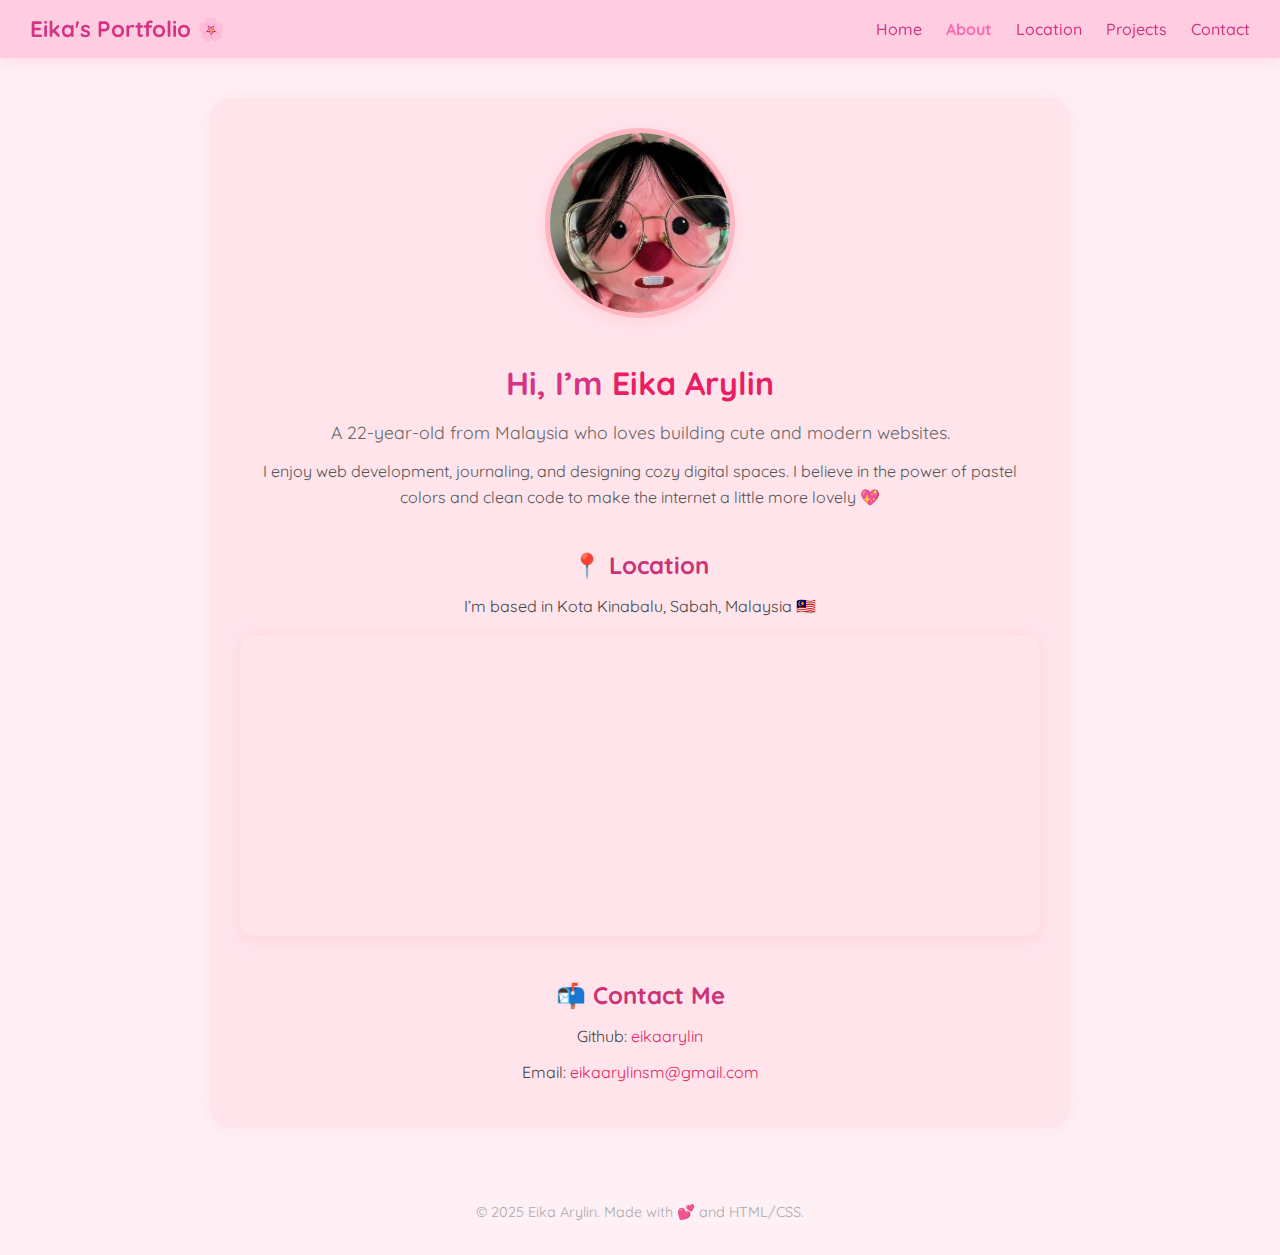
<file: index.html>
<!DOCTYPE html>
<html lang="en">
<head>
  <meta charset="UTF-8" />
  <title>Eika's Portfolio</title>
  <link rel="stylesheet" href="style.css" />
  <link href="https://fonts.googleapis.com/css2?family=Quicksand:wght@500&display=swap" rel="stylesheet" />
</head>
<body>

  <!-- Falling Animation Hearts -->
  <div class="falling-container">
    <div class="fall pink"></div>
    <div class="fall light"></div>
    <div class="fall pink"></div>
    <div class="fall light"></div>
    <div class="fall pink"></div>
    <div class="fall light"></div>
  </div>


  <!-- Navbar -->
  <header class="navbar">
    <div class="logo">Eika's Portfolio 🌸</div>
    <nav class="nav-links">
      <a href="index.html" target="_blank" >Home</a>
      <a href="about.html" class="active" target="_blank">About</a>
      <a href="location.html" target="_blank">Location</a>
      <a href="project.html" target="_blank">Projects</a>
      <a href="contact.html" target="_blank">Contact</a>
    </nav>
  </header>

  <!-- Main Section -->
  <main class="container">
    <section id="about">
      <img src="images/profilepic.jpg" alt="Profile" class="profile-pic" />
      <h1>Hi, I’m <span class="highlight">Eika Arylin</span></h1>
      <p class="intro">A 22-year-old from Malaysia who loves building cute and modern websites.</p>
      <p class="bio">
        I enjoy web development, journaling, and designing cozy digital spaces.  
        I believe in the power of pastel colors and clean code to make the internet a little more lovely 💖
      </p>
    </section>

    <section id="location">
      <h2>📍 Location</h2>
      <p>I’m based in Kota Kinabalu, Sabah, Malaysia 🇲🇾</p>
    
      <div class="map-container">
        <iframe 
          src="https://www.google.com/maps/embed?pb=!1m18!1m12!1m3!1d3968.455031496665!2d116.06919087499284!3d5.931835529756003!2m3!1f0!2f0!3f0!3m2!1i1024!2i768!4f13.1!3m3!1m2!1s0x323b68699222c1dd%3A0xb16f197d2687655b!2sLido%20Four%20Seasons%20Residences!5e0!3m2!1sms!2smy!4v1752459946222!5m2!1sms!2smy" 
          width="100%" 
          height="300" 
          style="border:0; border-radius: 15px; box-shadow: 0 4px 15px rgba(255, 182, 193, 0.3);" 
          allowfullscreen="" 
          loading="lazy" 
          referrerpolicy="no-referrer-when-downgrade">
        </iframe>
      </div>
    </section>
    
    

    <section id="contact">
      <h2>📬 Contact Me</h2>
      <p>Github: <a href="https://github.com/eikaarylin" target="_blank">eikaarylin</a></p>
      <p>Email: <a href="mailto:eikaarylinsm@gmail.com" target="_blank">eikaarylinsm@gmail.com</a></p>
      
    </section>
  </main>

  <footer>
    <p>&copy; 2025 Eika Arylin. Made with 💕 and HTML/CSS.</p>
  </footer>

</body>
</html>
</file>
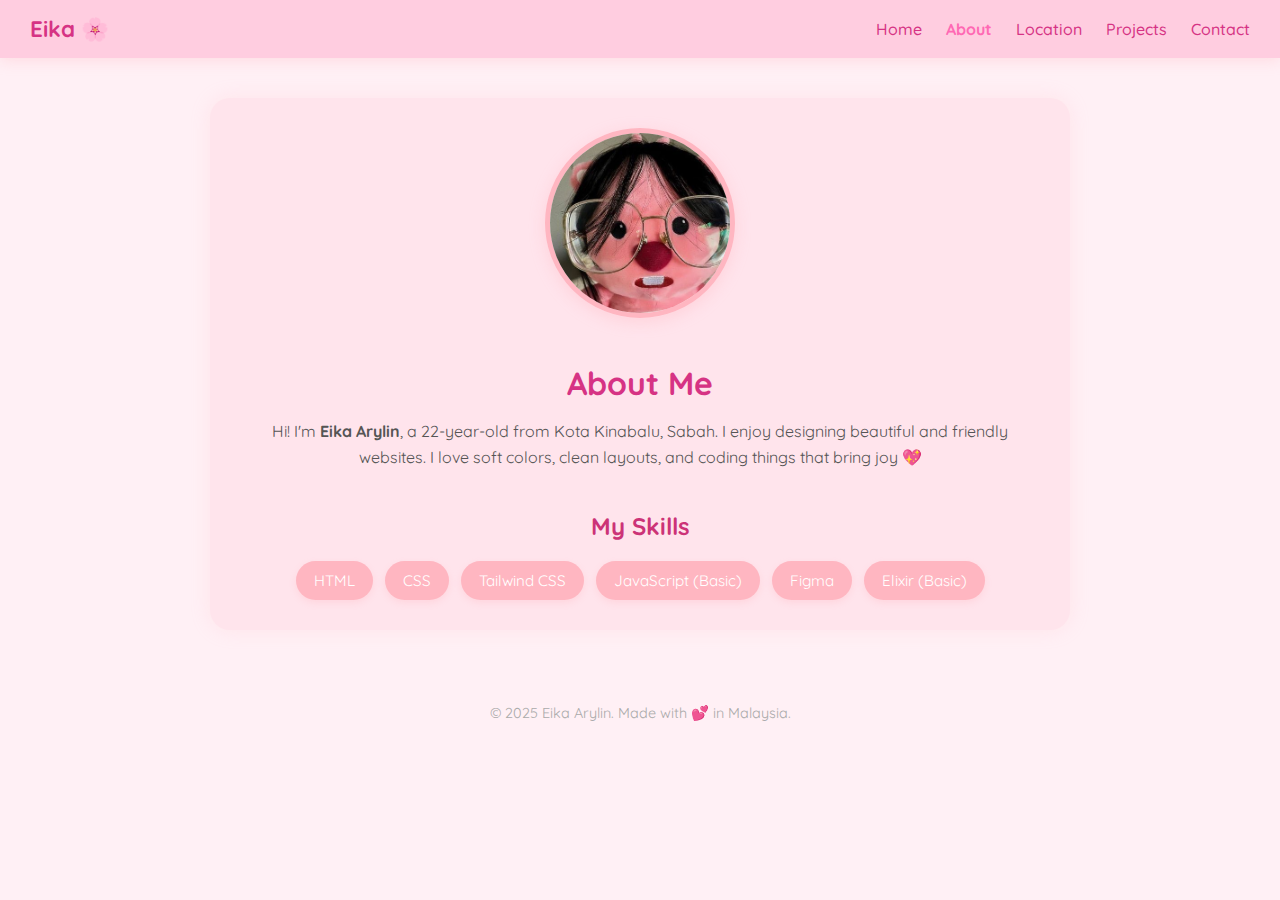
<file: about.html>
<!DOCTYPE html>
<html lang="en">
  <head>
    <meta charset="UTF-8" />
    <title>About Me - Eika Arylin</title>
    <link rel="stylesheet" href="style.css" />
    <link href="https://fonts.googleapis.com/css2?family=Quicksand:wght@500&display=swap" rel="stylesheet" />
  </head>
  

  <!-- Navbar -->
  <header class="navbar">
    <div class="logo">Eika 🌸</div>
    <nav class="nav-links">
      <a href="index.html">Home</a>
      <a href="about.html" class="active" >About</a>
      <a href="location.html">Location</a>
      <a href="project.html">Projects</a>
      <a href="contact.html">Contact</a>
    </nav>
  </header>

  <!-- About Section -->
  <main class="container">
    <section id="about">
      <img src="images/profilepic.jpg" alt="Eika Arylin" class="profile-pic" />
      <h1>About Me</h1>
      <p class="bio">
        Hi! I'm <strong>Eika Arylin</strong>, a 22-year-old from Kota Kinabalu, Sabah.  
        I enjoy designing beautiful and friendly websites.  
        I love soft colors, clean layouts, and coding things that bring joy 💖
      </p>
    </section>

    <section id="skills">
      <h2>My Skills</h2>
      <div class="skills-list">
        <span class="skill-badge">HTML</span>
        <span class="skill-badge">CSS</span>
        <span class="skill-badge">Tailwind CSS</span>
        <span class="skill-badge">JavaScript (Basic)</span>
        <span class="skill-badge">Figma</span>
        <span class="skill-badge">Elixir (Basic)</span>
      </div>
    </section>
  </main>

  <footer>
    <p>&copy; 2025 Eika Arylin. Made with 💕 in Malaysia.</p>
  </footer>

</body>
</html>
</file>
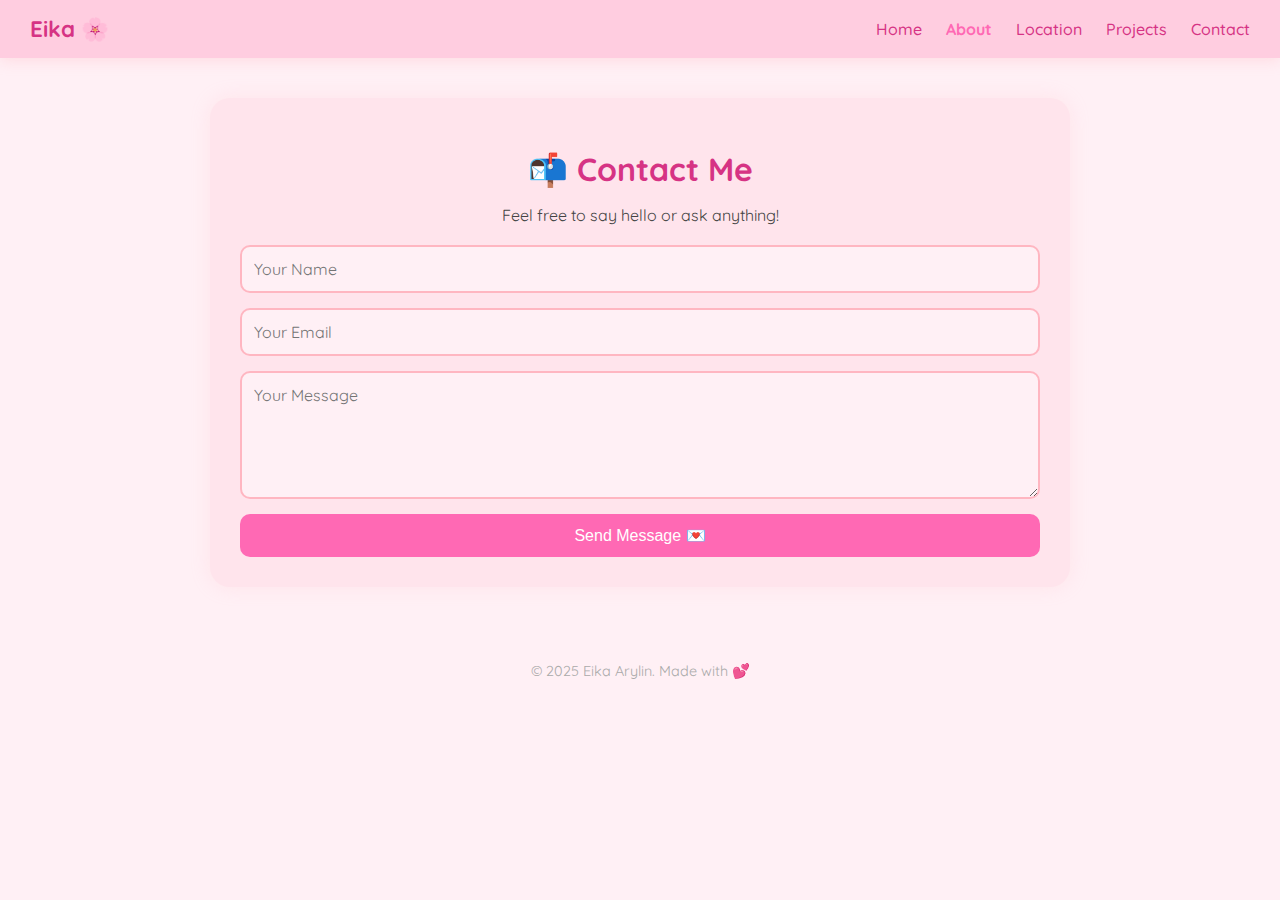
<file: contact.html>
<!DOCTYPE html>
<html lang="en">
<head>
  <meta charset="UTF-8" />
  <title>Contact Me - Eika Arylin</title>
  <link rel="stylesheet" href="style.css" />
  <link href="https://fonts.googleapis.com/css2?family=Quicksand:wght@500&display=swap" rel="stylesheet" />
</head>
<body>

  <!-- Navbar -->
  <header class="navbar">
    <div class="logo">Eika 🌸</div>
    <nav class="nav-links">
      <a href="index.html">Home</a>
      <a href="about.html" class="active" >About</a>
      <a href="location.html">Location</a>
      <a href="project.html">Projects</a>
      <a href="contact.html">Contact</a>
    </nav>
  </header>

  <!-- Main Section -->
  <main class="container">
    <h1>📬 Contact Me</h1>
    <p>Feel free to say hello or ask anything!</p>

    <form class="contact-form">
      <input type="text" placeholder="Your Name" required />
      <input type="email" placeholder="Your Email" required />
      <textarea placeholder="Your Message" rows="5" required></textarea>
      <button type="submit">Send Message 💌</button>
    </form>
  </main>

  <footer>
    <p>&copy; 2025 Eika Arylin. Made with 💕</p>
  </footer>

</body>
</html>
</file>
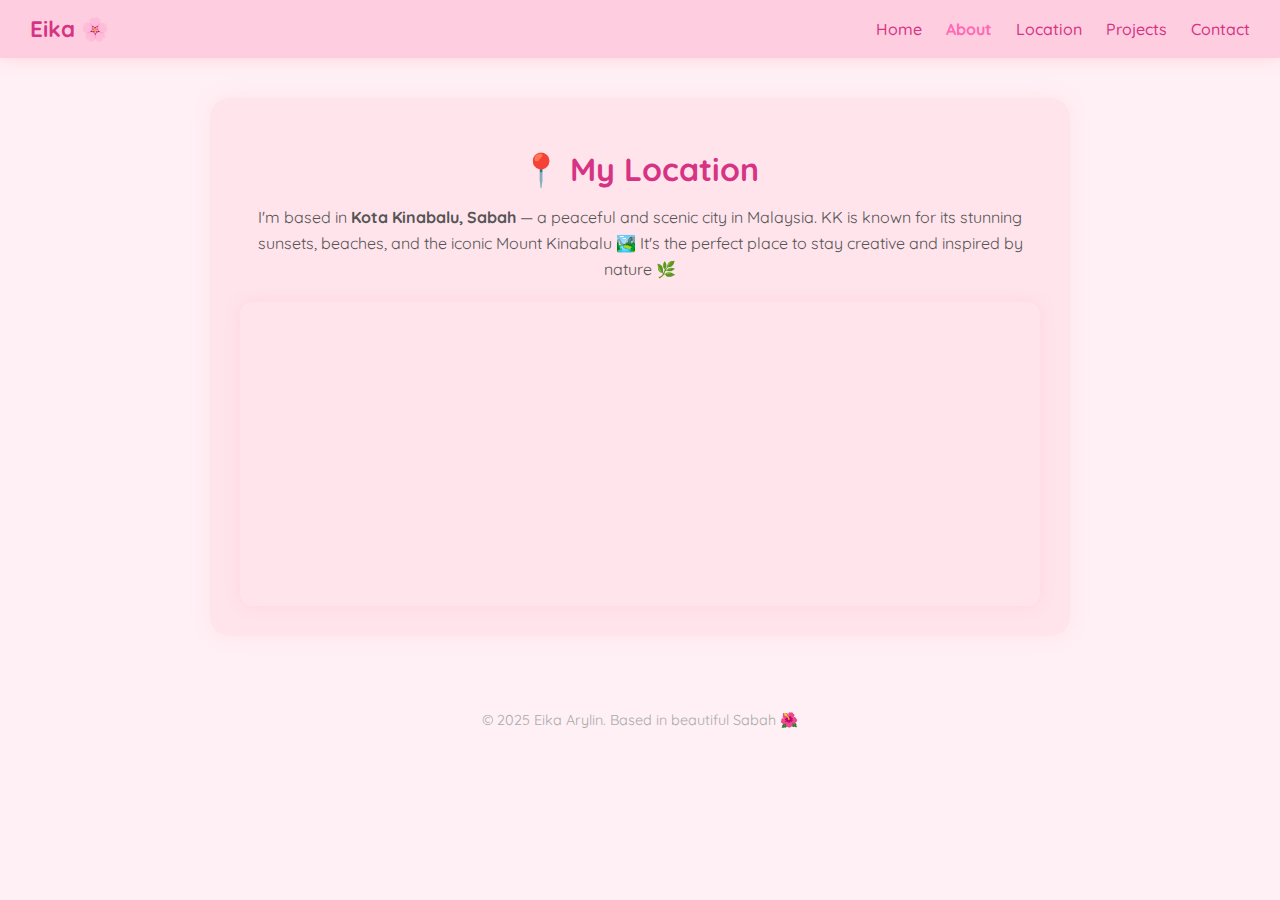
<file: location.html>
<!DOCTYPE html>
<html lang="en">
<head>
  <meta charset="UTF-8" />
  <title>My Location - Eika Arylin</title>
  <link rel="stylesheet" href="style.css" />
  <link href="https://fonts.googleapis.com/css2?family=Quicksand:wght@500&display=swap" rel="stylesheet" />
</head>
<body>

  <!-- Navbar -->
  <header class="navbar">
    <div class="logo">Eika 🌸</div>
    <nav class="nav-links">
      <a href="index.html">Home</a>
      <a href="about.html" class="active" >About</a>
      <a href="location.html">Location</a>
      <a href="project.html">Projects</a>
      <a href="contact.html">Contact</a>
    </nav>
  </header>

  <!-- Main Content -->
  <main class="container">
    <h1>📍 My Location</h1>
    <p class="bio">
      I'm based in <strong>Kota Kinabalu, Sabah</strong> — a peaceful and scenic city in Malaysia.  
      KK is known for its stunning sunsets, beaches, and the iconic Mount Kinabalu 🏞️  
      It's the perfect place to stay creative and inspired by nature 🌿
    </p>

    <!-- Embedded Google Map -->
    <div class="map-container">
      <iframe
        src="https://www.google.com/maps/embed?pb=!1m18!1m12!1m3!1d3968.455031496665!2d116.06919087499284!3d5.931835529756003!2m3!1f0!2f0!3f0!3m2!1i1024!2i768!4f13.1!3m3!1m2!1s0x323b68699222c1dd%3A0xb16f197d2687655b!2sLido%20Four%20Seasons%20Residences!5e0!3m2!1sen!2smy!4v1752459946222!5m2!1sen!2smy"
        width="100%" height="300" style="border:0;" allowfullscreen="" loading="lazy"
        referrerpolicy="no-referrer-when-downgrade">
      </iframe>
    </div>
  </main>

  <footer>
    <p>&copy; 2025 Eika Arylin. Based in beautiful Sabah 🌺</p>
  </footer>

</body>
</html>
</file>
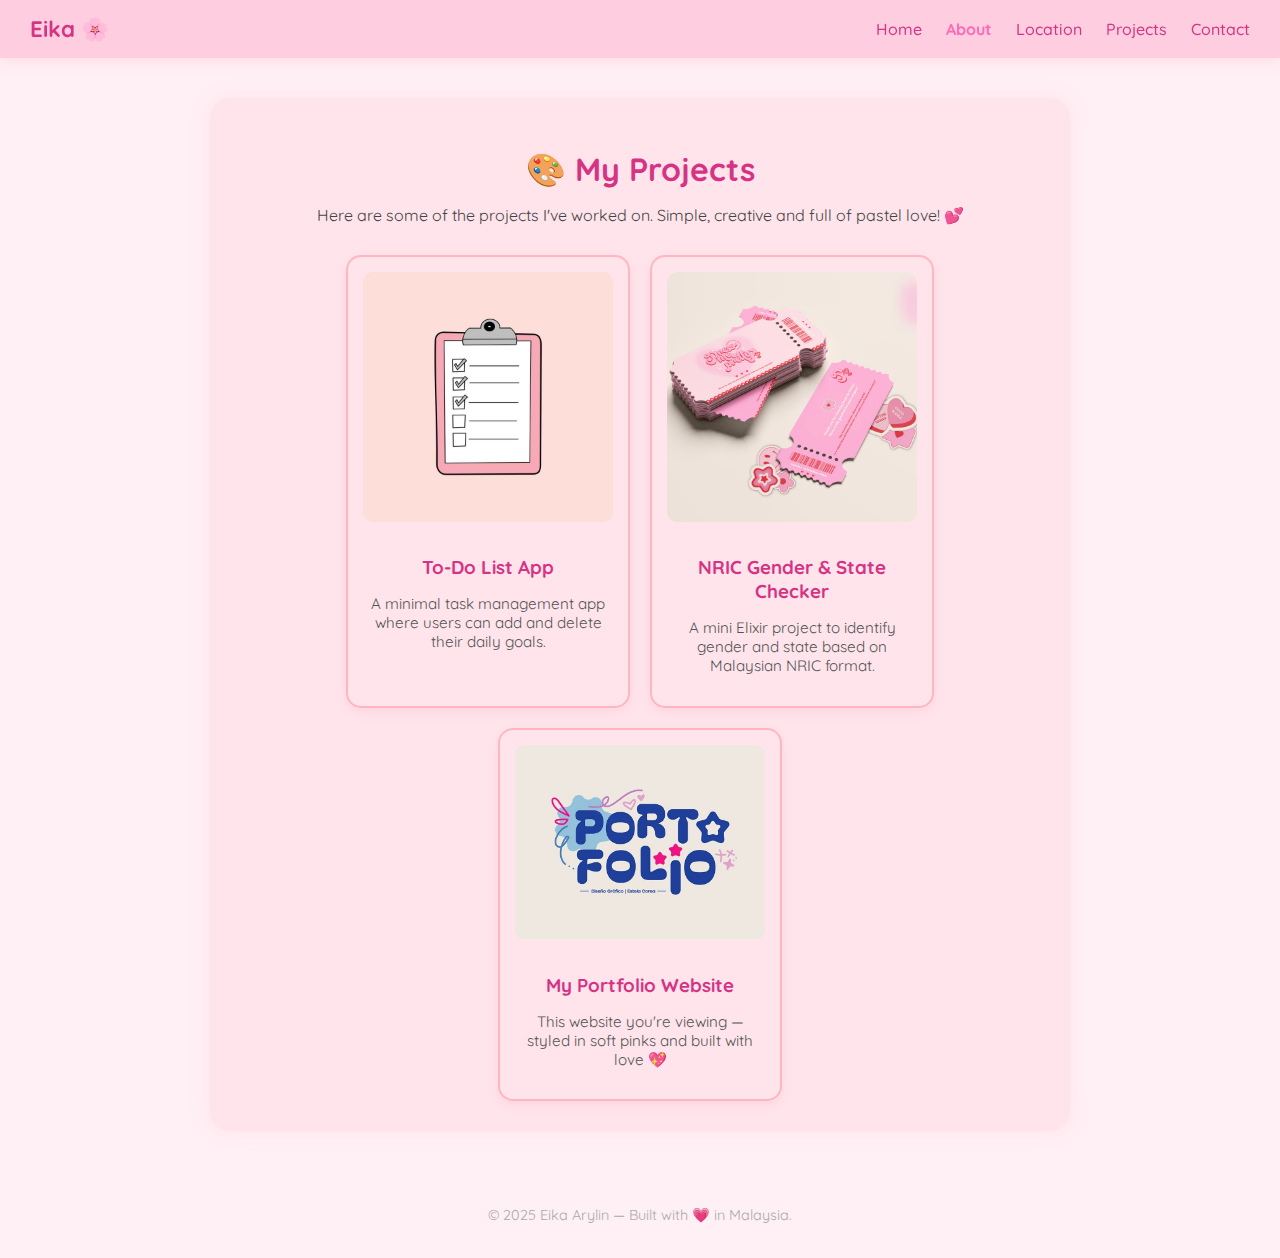
<file: project.html>
<!DOCTYPE html>
<html lang="en">
<head>
  <meta charset="UTF-8" />
  <title>My Projects - Eika Arylin</title>
  <link rel="stylesheet" href="style.css" />
  <link href="https://fonts.googleapis.com/css2?family=Quicksand:wght@500&display=swap" rel="stylesheet" />
</head>
<body>

  <!-- Navbar -->
  <header class="navbar">
    <div class="logo">Eika 🌸</div>
    <nav class="nav-links">
      <a href="index.html">Home</a>
      <a href="about.html" class="active" >About</a>
      <a href="location.html">Location</a>
      <a href="project.html">Projects</a>
      <a href="contact.html">Contact</a>
    </nav>
  </header>

  <!-- Project Section -->
  <main class="container">
    <h1>🎨 My Projects</h1>
    <p>Here are some of the projects I've worked on. Simple, creative and full of pastel love! 💕</p>

    <div class="projects-grid">
      <div class="project-card">
        <img src="images/todo.jpg" alt="To-Do App Screenshot" />
        <h3>To-Do List App</h3>
        <p>A minimal task management app where users can add and delete their daily goals.</p>
      </div>

      <div class="project-card">
        <img src="images/id.jpg" alt="NRIC Checker Screenshot" />
        <h3>NRIC Gender & State Checker</h3>
        <p>A mini Elixir project to identify gender and state based on Malaysian NRIC format.</p>
      </div>

      <div class="project-card">
        <img src="images/portfolio.jpg" alt="Portfolio Website" />
        <h3>My Portfolio Website</h3>
        <p>This website you're viewing — styled in soft pinks and built with love 💖</p>
      </div>
    </div>
  </main>

  <footer>
    <p>&copy; 2025 Eika Arylin — Built with 💗 in Malaysia.</p>
  </footer>

</body>
</html>
</file>
<file: style.css>
:root {
    --pink-main: #ff69b4;
    --pink-light: #ffb6c1;
  }
  
/* Google font */
body {
    margin: 0;
    font-family: 'Quicksand', sans-serif;
    background-color: #fff0f5;
    color: #444;
    scroll-behavior: smooth;
  }
  
  /* Navbar */
  .navbar {
    background-color: #ffcde0;
    display: flex;
    justify-content: space-between;
    align-items: center;
    padding: 15px 30px;
    box-shadow: 0 4px 12px rgba(255, 182, 193, 0.3);
    position: sticky;
    top: 0;
    z-index: 100;
  }
  
  .logo {
    font-size: 1.4rem;
    font-weight: bold;
    color: #d63384;
  }
  
  .nav-links a {
    margin-left: 20px;
    text-decoration: none;
    color: #d63384;
    font-weight: 500;
    transition: color 0.3s ease;
  }
  
  .nav-links a:hover {
    color: #ff6fa0;
  }
  
  /* Container */
  .container {
    max-width: 800px;
    margin: 40px auto;
    padding: 30px;
    background-color: #ffe4ec;
    border-radius: 20px;
    box-shadow: 0 0 20px rgba(255, 182, 193, 0.2);
    text-align: center;
  }
  
  /* Profile image */
  .profile-pic {
    width: 180px;
    height: 180px;
    border-radius: 50%;
    border: 5px solid #ffb6c1;
    object-fit: cover;
    margin-bottom: 20px;
    box-shadow: 0 4px 15px rgba(255, 182, 193, 0.4);
  }
  
  /* Headings and text */
  h1 {
    font-size: 2rem;
    color: #d63384;
    margin-bottom: 10px;
  }
  
  h2 {
    color: #cc3377;
    margin-top: 40px;
    margin-bottom: 10px;
  }
  
  .highlight {
    color: #e91e63;
  }
  
  .intro {
    font-size: 1.1rem;
    color: #666;
    margin-bottom: 15px;
  }
  
  .bio {
    font-size: 1rem;
    color: #555;
    line-height: 1.6;
  }
  
  /* Map */
  .map-container {
    margin-top: 20px;
    max-width: 100%;
    overflow: hidden;
    border-radius: 15px;
  }  


  /* Links */
  a {
    color: #e91e63;
    text-decoration: none;
  }
  
  a:hover {
    text-decoration: underline;
  }
  
  /* Footer */
  footer {
    text-align: center;
    padding: 20px;
    color: #aaa;
    font-size: 0.9rem;
  }
  

.skills-list {
    display: flex;
    flex-wrap: wrap;
    justify-content: center;
    gap: 12px;
    margin-top: 20px;
  }
  
  .skill-badge {
    background-color: #ffb6c1;
    color: white;
    padding: 10px 18px;
    border-radius: 30px;
    font-size: 0.95rem;
    box-shadow: 0 3px 6px rgba(255,182,193,0.3);
    transition: 0.2s;
  }
  
  .skill-badge:hover {
    background-color: #ff69b4;
    transform: scale(1.05);
  }
  
  .nav-links .active {
    font-weight: bold;
    color: #ff69b4;
  }
  
  /* About */
  
  .skills-list {
    display: flex;
    flex-wrap: wrap;
    justify-content: center;
    gap: 12px;
    margin-top: 20px;
  }
  
  .skill-badge {
    background-color: #ffb6c1;
    color: white;
    padding: 10px 18px;
    border-radius: 30px;
    font-size: 0.95rem;
    box-shadow: 0 3px 6px rgba(255,182,193,0.3);
    transition: 0.2s;
  }
  
  .skill-badge:hover {
    background-color: #ff69b4;
    transform: scale(1.05);
  }
  
  .nav-links .active {
    font-weight: bold;
    color: #ff69b4;
  }
  
  /* Contact */
  
  .contact-form {
    display: flex;
    flex-direction: column;
    gap: 15px;
    margin-top: 20px;
  }
  
  .contact-form input,
  .contact-form textarea {
    padding: 12px;
    border: 2px solid #ffb6c1;
    border-radius: 10px;
    font-family: 'Quicksand', sans-serif;
    font-size: 1rem;
    background-color: #fff0f5;
  }
  
  .contact-form button {
    padding: 12px;
    background-color: #ff69b4;
    border: none;
    border-radius: 10px;
    color: white;
    font-size: 1rem;
    cursor: pointer;
    transition: background-color 0.3s ease;
  }
  
  .contact-form button:hover {
    background-color: #ff1493;
  }
  
  /* Location */
  
  .map-container {
    margin-top: 20px;
    border-radius: 12px;
    overflow: hidden;
    box-shadow: 0 0 15px rgba(255,182,193,0.3);
  }
  
  /* Project */
  .projects-grid {
    display: flex;
    flex-wrap: wrap;
    justify-content: center;
    gap: 20px;
    margin-top: 30px;
  }
  
  .project-card {
    background-color: #ffe4ec;
    border: 2px solid #ffb6c1;
    border-radius: 15px;
    padding: 15px;
    width: 250px;
    box-shadow: 0 4px 10px rgba(255, 182, 193, 0.3);
    transition: transform 0.3s ease, box-shadow 0.3s ease;
  }
  
  .project-card:hover {
    transform: scale(1.03);
    box-shadow: 0 8px 20px rgba(255, 105, 180, 0.4);
  }
  
  .project-card img {
    width: 100%;
    border-radius: 10px;
    margin-bottom: 10px;
  }
  
  .project-card h3 {
    color: #d63384;
    margin-bottom: 5px;
  }
  
  .project-card p {
    font-size: 0.95rem;
    color: #555;
  }
  
/* Falling Background Animation */
.falling-container {
    position: fixed;
    top: 0;
    left: 0;
    width: 100%;
    height: 100%;
    pointer-events: none; /* lets user interact with page */
    overflow: hidden;
    z-index: 0;
  }
  
  .fall {
    position: absolute;
    top: -50px;
    width: 15px;
    height: 15px;
    background-color: var(--pink-main);
    border-radius: 50%;
    opacity: 0.7;
    animation: fall 10s linear infinite;
  }
  
  .fall.light {
    background-color: var(--pink-light);
    width: 12px;
    height: 12px;
    animation-duration: 12s;
    animation-delay: 2s;
  }
  
  .fall:nth-child(1) { left: 10%; animation-delay: 0s; }
  .fall:nth-child(2) { left: 25%; animation-delay: 1s; }
  .fall:nth-child(3) { left: 40%; animation-delay: 2s; }
  .fall:nth-child(4) { left: 60%; animation-delay: 3s; }
  .fall:nth-child(5) { left: 75%; animation-delay: 4s; }
  .fall:nth-child(6) { left: 90%; animation-delay: 5s; }
  
  @keyframes fall {
    0% {
      transform: translateY(-50px) rotate(0deg);
      opacity: 0;
    }
    10% { opacity: 0.7; }
    100% {
      transform: translateY(100vh) rotate(360deg);
      opacity: 0;
    }
  }
</file>
